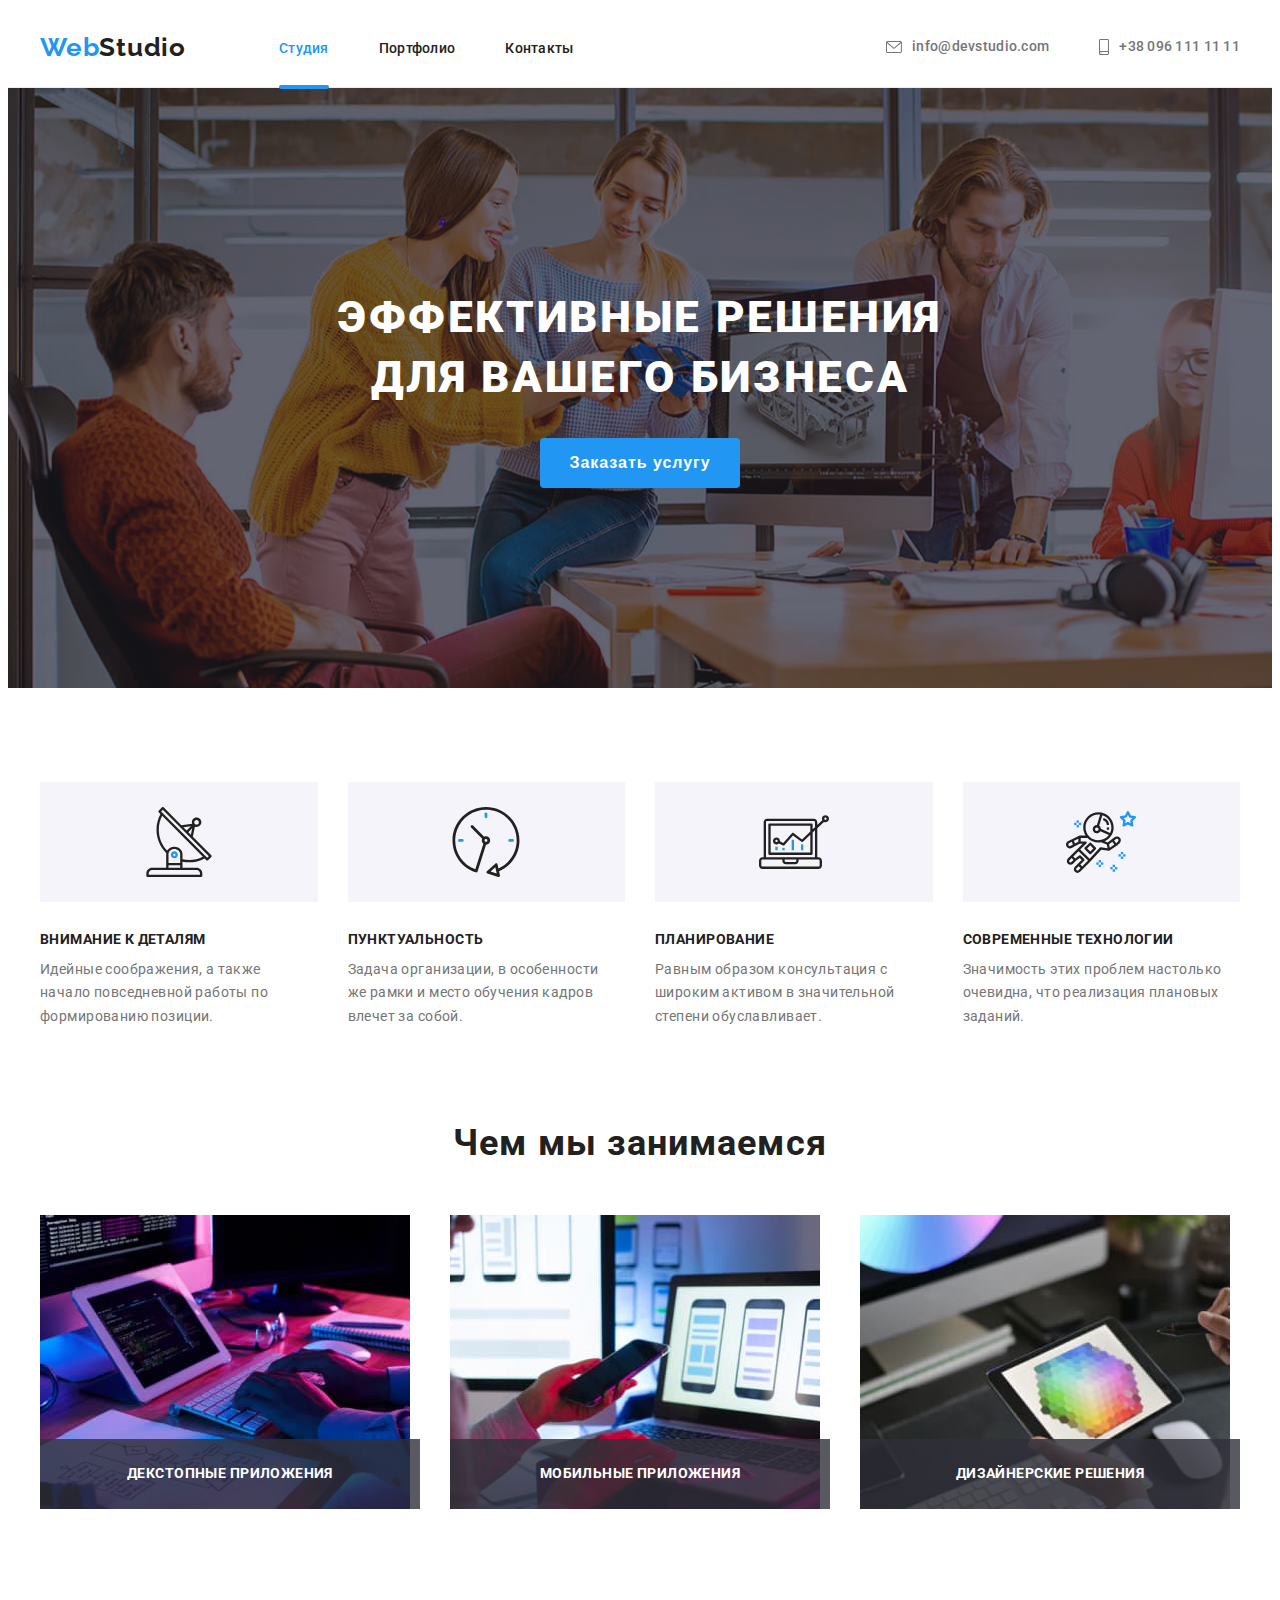
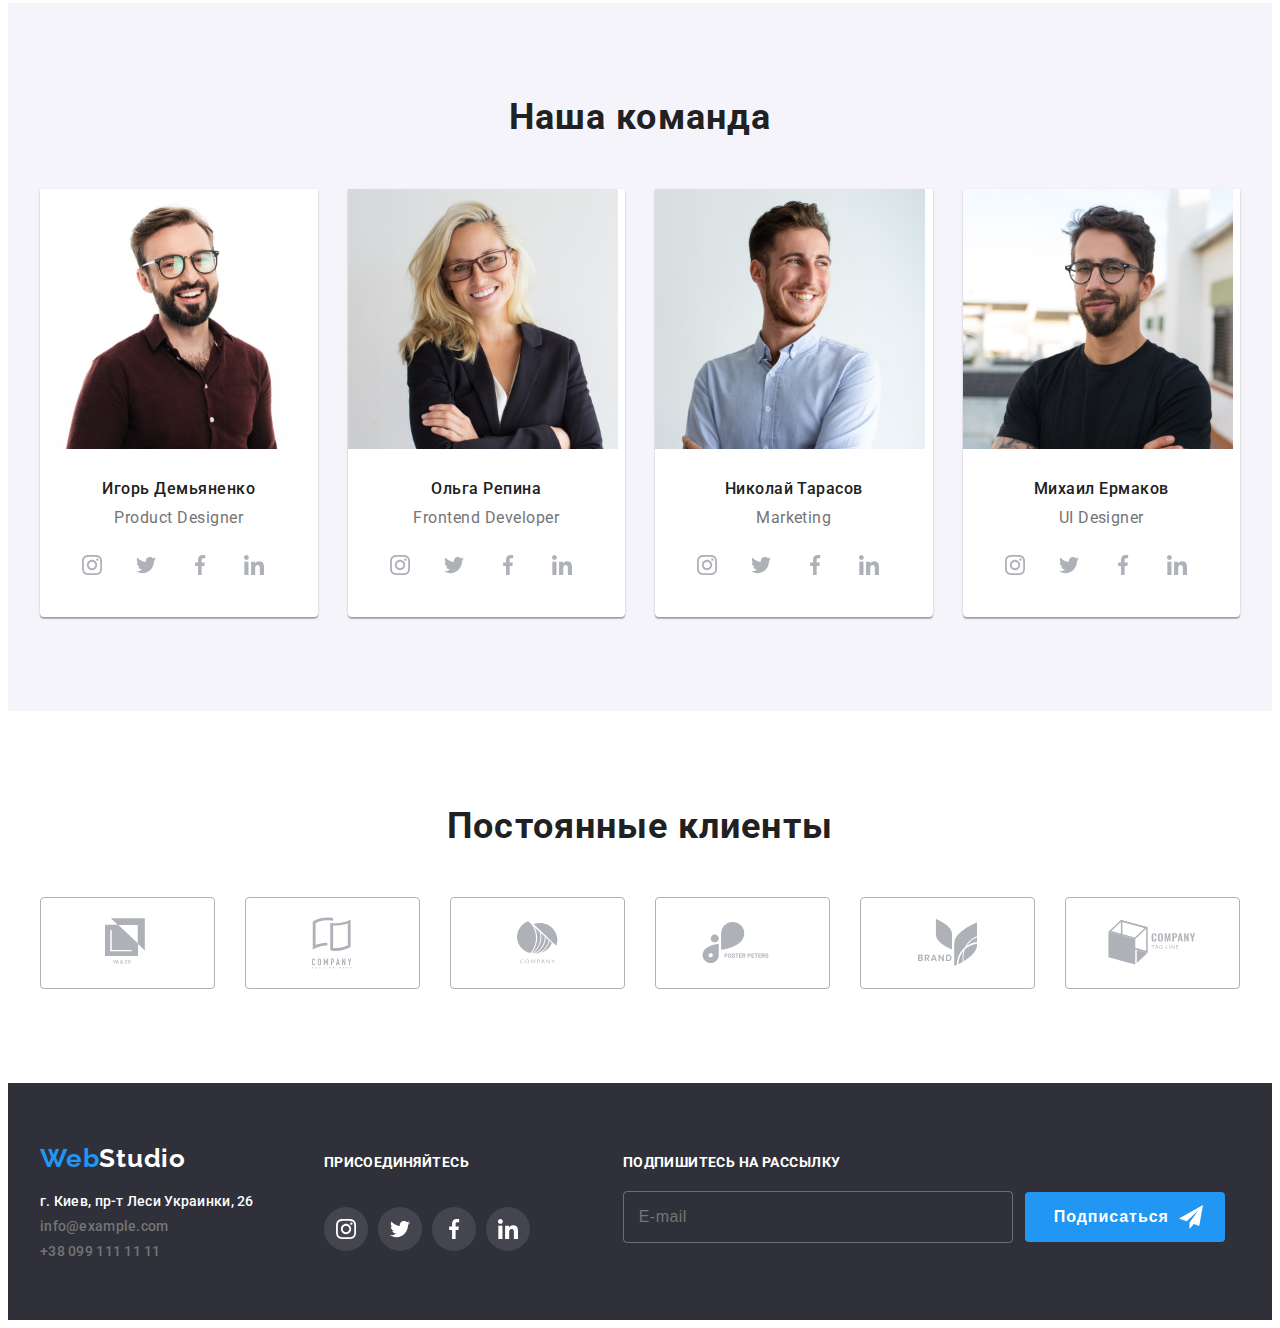
<file: index.html>
<!DOCTYPE html>
<html lang="ru">
<head>
    <meta charset="UTF-8">
    <meta http-equiv="X-UA-Compatible" content="IE=edge">
    <meta name="viewport" content="width=device-width, initial-scale=1.0">
    <title>Студия</title>
    <link rel="preconnect" href="https://fonts.gstatic.com"> 
    <link href="https://fonts.googleapis.com/css2?family=Raleway:wght@700&family=Roboto:wght@400;500;700;900&display=swap" 
    rel="stylesheet">
    <link rel="stylesheet" href="https://cdnjs.cloudflare.com/ajax/libs/modern-normalize/1.0.0/modern-normalize.min.css" 
    integrity="sha512-ISS7cAi1PEhQ8jnbJpJZMd29NlhNj4AWYyLOSp2CE/CsHxTCu+r+t0D2yoJudVrd0/8fTVPUVDzY5Tvli75u/g==" 
    crossorigin="anonymous" />
    <link rel="stylesheet" href="./css/styles.css">
</head>
<body>
    <header class="header">
        <div class="container">
            <nav class="navigation">
                <a class="logo-link-header link" href="index.html">
                    Web<span class="logo-light-theme">Studio</span>
                </a>
                <ul class="navigation-list list">
                    <li class="navigation-item">
                        <a class="navigation-link link current" href="./index.html">Студия</a>
                    </li>
                    <li class="navigation-item">
                        <a class="navigation-link link" href="./portfolio.html">Портфолио</a>
                    </li>
                    <li class="navigation-item">
                        <a class="navigation-link link" href="">Контакты</a>
                    </li>
                </ul>
            </nav>
            <ul class="list navigation-contacs-list">
                <li class="mail">
                    <a class="contacts-link link" href="mailto:info@devstudio.com" lang="en">
                        <svg class="icon-mail">
                            <use href="./images/sprite.svg#icon-envelope"></use>
                        </svg>
                        info@devstudio.com</a>
                </li>
                <li>
                    <a class="contacts-link link" href="tel:+38096111111">
                        <svg class="icon-smartphone">
                            <use href="./images/sprite.svg#icon-smartphone"></use>
                        </svg>
                        +38 096 111 11 11</a>
                </li>
            </ul>
        </div>
    </header>
    <main>
        <!-- HERO -->
        <section class="hero">
            <div class="container">
                <h1 class="hero-title">ЭФФЕКТИВНЫЕ РЕШЕНИЯ ДЛЯ ВАШЕГО БИЗНЕСА</h1>
                <button type="button" class="button" data-modal-open>Заказать услугу</button>
            </div>
        </section>
        <!-- PRINCIPLES -->
        <section class="principles-section">
            <div class="container">
                <h2 class="visually-hidden">Принцыпы организации</h2>
                <ul class="list principles-list">
                    <li class="principles-list-item">
                        <div class="principles-icon-container">
                            <svg class="principles-icon">
                                <use href="./images/sprite.svg#icon-antenna"></use>
                            </svg>
                        </div>
                        <h3 class="about-principles-item">Внимание к деталям</h3>
                        <p class="principles-item">Идейные соображения, а также начало повседневной работы по формированию позиции.</p>
                    </li>
                    <li class="principles-list-item">
                        <div class="principles-icon-container">
                            <svg class="principles-icon">
                                <use href="./images/sprite.svg#icon-clock"></use>
                            </svg>
                        </div>
                        <h3 class="about-principles-item">Пунктуальность</h3>
                        <p class="principles-item">Задача организации, в особенности же рамки и место обучения кадров влечет за собой.</p>
                    </li>
                    <li class="principles-list-item">
                        <div class="principles-icon-container">
                            <svg class="principles-icon">
                                <use href="./images/sprite.svg#icon-diagram"></use>
                            </svg>
                        </div>
                        <h3 class="about-principles-item">Планирование</h3>
                        <p class="principles-item">Равным образом консультация с широким активом в значительной степени обуславливает.</p>
                    </li>
                    <li class="principles-list-item">
                        <div class="principles-icon-container">
                            <svg class="principles-icon">
                                <use href="./images/sprite.svg#icon-astronaut"></use>
                            </svg>
                        </div>
                        <h3 class="about-principles-item">Современные технологии</h3>
                        <p class="principles-item">Значимость этих проблем настолько очевидна, что реализация плановых заданий.</p>
                    </li>
                </ul>
            </div>
        </section>
         <!-- DESCRIPTION -->
        <section class="description-section">
            <div class="container">
                <h2 class="title">Чем мы занимаемся</h2>
                <ul class="list description-list">
                    <li class="description-list-item">
                        <img src="./images/index/img-1.jpg" alt="вёрстка" class="img-description">
                        <div class="description-img-wrapper">
                            <p class="description-img-text">Декстопные приложения</p>
                        </div>
                    </li>
                    <li class="description-list-item">
                        <img src="./images/index/img-2.jpg" alt="мобильная версия" class="img-description">
                        <div class="description-img-wrapper">
                            <p class="description-img-text">Мобильные приложения</p>
                        </div>
                    </li>
                    <li class="description-list-item">
                        <img src="./images/index/img-3.jpg" alt="дизайн" class="img-description">
                        <div class="description-img-wrapper">
                            <p class="description-img-text">Дизайнерские решения</p>
                        </div>
                    </li>
                </ul>
            </div>
        </section>
        <!-- EMPLOYEES -->
        <section class="employees">
            <div class="container">
                <h2 class="title">Наша команда</h2>
                <ul class="employee-list list">
                    <li class="employee-list-item">
                        <img src="./images/index/our-team/img-1.jpg" alt="сотрудник" width="270" height="260">
                        <div class="employee-text">
                            <h3 class="employee-name">Игорь Демьяненко</h3>
                            <p class="employee-competence" lang="en">Product Designer</p>
                            <ul class="list icon-list">
                                <li class="icon-list-item">
                                   <a href="#" class="employee-icon-link">
                                    <svg class="employee-list-icon" width="20" height="20">
                                        <use href="./images/sprite.svg#icon-instagram"></use>
                                    </svg>
                                   </a>
                                </li>
                                <li class="icon-list-item">
                                    <a href="#" class="employee-icon-link">
                                        <svg class="employee-list-icon" width="20" height="20">
                                            <use href="./images/sprite.svg#icon-twitter"></use>
                                        </svg>
                                    </a>
                                </li>
                                <li class="icon-list-item">
                                    <a href="#" class="employee-icon-link">
                                        <svg class="employee-list-icon" width="20" height="20">
                                            <use href="./images/sprite.svg#icon-facebook"></use>
                                        </svg>
                                    </a>
                                </li>
                                <li class="icon-list-item">
                                    <a href="#" class="employee-icon-link">
                                        <svg class="employee-list-icon" width="20" height="20">
                                            <use href="./images/sprite.svg#icon-linkedin"></use>
                                        </svg>
                                    </a>
                                </li>
                            </ul>
                        </div> 
                    </li>
                    <li class="employee-list-item">
                        <img src="./images/index/our-team/img-2.jpg" alt="сотрудник" width="270" height="260">
                        <div class="employee-text">
                            <h3 class="employee-name">Ольга Репина</h3>
                            <p class="employee-competence" lang="en">Frontend Developer</p>
                            <ul class="list icon-list">
                                <li class="icon-list-item">
                                   <a href="#" class="employee-icon-link">
                                    <svg class="employee-list-icon" width="20" height="20">
                                        <use href="./images/sprite.svg#icon-instagram"></use>
                                    </svg>
                                   </a>
                                </li>
                                <li class="icon-list-item">
                                    <a href="#" class="employee-icon-link">
                                        <svg class="employee-list-icon" width="20" height="20">
                                            <use href="./images/sprite.svg#icon-twitter"></use>
                                        </svg>
                                    </a>
                                </li>
                                <li class="icon-list-item">
                                    <a href="#" class="employee-icon-link">
                                        <svg class="employee-list-icon" width="20" height="20">
                                            <use href="./images/sprite.svg#icon-facebook"></use>
                                        </svg>
                                    </a>
                                </li>
                                <li class="icon-list-item">
                                    <a href="#" class="employee-icon-link">
                                        <svg class="employee-list-icon" width="20" height="20">
                                            <use href="./images/sprite.svg#icon-linkedin"></use>
                                        </svg>
                                    </a>
                                </li>
                            </ul>
                        </div>
                    </li>
                    <li class="employee-list-item">
                        <img src="./images/index/our-team/img-3.jpg" alt="сотрудник" width="270" height="260">
                        <div class="employee-text">
                            <h3 class="employee-name">Николай Тарасов</h3>
                            <p class="employee-competence" lang="en">Marketing</p>
                            <ul class="list icon-list">
                                <li class="icon-list-item">
                                   <a href="#" class="employee-icon-link">
                                    <svg class="employee-list-icon" width="20" height="20">
                                        <use href="./images/sprite.svg#icon-instagram"></use>
                                    </svg>
                                   </a>
                                </li>
                                <li class="icon-list-item">
                                    <a href="#" class="employee-icon-link">
                                        <svg class="employee-list-icon" width="20" height="20">
                                            <use href="./images/sprite.svg#icon-twitter"></use>
                                        </svg>
                                    </a>
                                </li>
                                <li class="icon-list-item">
                                    <a href="#" class="employee-icon-link">
                                        <svg class="employee-list-icon" width="20" height="20">
                                            <use href="./images/sprite.svg#icon-facebook"></use>
                                        </svg>
                                    </a>
                                </li>
                                <li class="icon-list-item">
                                    <a href="#" class="employee-icon-link">
                                        <svg class="employee-list-icon" width="20" height="20">
                                            <use href="./images/sprite.svg#icon-linkedin"></use>
                                        </svg>
                                    </a>
                                </li>
                            </ul>
                        </div>
                    </li>
                    <li class="employee-list-item">
                        <img src="./images/index/our-team/img-4.jpg" alt="сотрудник" width="270" height="260">
                        <div class="employee-text">
                            <h3 class="employee-name">Михаил Ермаков</h3>
                            <p class="employee-competence" lang="en">UI Designer</p>
                            <ul class="list icon-list">
                                <li class="icon-list-item">
                                   <a href="#" class="employee-icon-link">
                                    <svg class="employee-list-icon" width="20" height="20">
                                        <use href="./images/sprite.svg#icon-instagram"></use>
                                    </svg>
                                   </a>
                                </li>
                                <li class="icon-list-item">
                                    <a href="#" class="employee-icon-link">
                                        <svg class="employee-list-icon" width="20" height="20">
                                            <use href="./images/sprite.svg#icon-twitter"></use>
                                        </svg>
                                    </a>
                                </li>
                                <li class="icon-list-item">
                                    <a href="#" class="employee-icon-link">
                                        <svg class="employee-list-icon" width="20" height="20">
                                            <use href="./images/sprite.svg#icon-facebook"></use>
                                        </svg>
                                    </a>
                                </li>
                                <li class="icon-list-item">
                                    <a href="#" class="employee-icon-link">
                                        <svg class="employee-list-icon" width="20" height="20">
                                            <use href="./images/sprite.svg#icon-linkedin"></use>
                                        </svg>
                                    </a>
                                </li>
                            </ul>
                        </div>
                    </li>
                </ul>
            </div>
        </section>

    <!-- CLIENTS -->
        <section class="clients-section">
            <div class="container">
                <h2 class="clients-text">Постоянные клиенты</h2>
                <ul class="list clients-list">
                    <li class="clients-list-item">
                        <a href="#" class="clients-list-link">
                            <svg class="clients-list-icon" width="44" height="49">
                                <use href="./images/sprite.svg#icon-logo1"></use>
                            </svg>
                        </a>
                    </li>
                    <li class="clients-list-item">
                        <a href="#" class="clients-list-link">
                            <svg class="clients-list-icon" width="40" height="52">
                                <use href="./images/sprite.svg#icon-logo2"></use>
                            </svg>
                        </a>
                    </li>
                    <li class="clients-list-item">
                        <a href="#" class="clients-list-link">
                            <svg class="clients-list-icon" width="41" height="43">
                                <use href="./images/sprite.svg#icon-logo3"></use>
                            </svg>
                        </a>
                    </li>
                    <li class="clients-list-item">
                        <a href="#" class="clients-list-link">
                            <svg class="clients-list-icon" width="80" height="42">
                                <use href="./images/sprite.svg#icon-logo4"></use>
                            </svg>
                        </a>
                    </li>
                    <li class="clients-list-item">
                        <a href="#" class="clients-list-link">
                            <svg class="clients-list-icon" width="59" height="47">
                                <use href="./images/sprite.svg#icon-logo5"></use>
                            </svg>
                        </a>
                    </li>
                    <li class="clients-list-item">
                        <a href="#" class="clients-list-link">
                            <svg class="clients-list-icon" width="88" height="45">
                                <use href="./images/sprite.svg#icon-logo6"></use>
                            </svg>
                        </a>
                    </li>
                </ul>
            </div>
        </section>
    </main>

    <!-- FOOTER -->
    <footer class="footer-info">
        <div class="container footer-container">
            <div class="left-footer">
                <a class="logo-link-footer link" href="index.html">
                    Web<span class="logo-dark-theme">Studio</span>
                </a>
                <address class="address">
                    <ul class="list">
                        <li class="footer-link">
                            <a class="contacts-link link map-link" href="https://goo.gl/maps/KxerwRibBKuabwrMA" target="_blank" rel="noopener noreferrer">г. Киев, пр-т Леси Украинки, 26
                            </a>
                        </li>
                        <li class="footer-link">
                            <a class="contacts-link link" href="mailto:info@example.com" lang="en">info@example.com</a>
                        </li>
                        <li class="footer-link">
                            <a class="contacts-link link" href="tel:+38099111111">+38 099 111 11 11</a>
                        </li>
                    </ul>
                </address>
            </div>
            <div class="right-footer">
                <h4 class="right-part-text">Присоединяйтесь</h4>
                <ul class="list icon-list">
                    <li class="icon-list-item">
                       <a href="#" class="right-part-link">
                        <svg class="right-part-icon" width="20" height="20">
                            <use href="./images/sprite.svg#icon-instagram"></use>
                        </svg>
                       </a>
                    </li>
                    <li class="icon-list-item">
                        <a href="#" class="right-part-link">
                            <svg class="right-part-icon" width="20" height="20">
                                <use href="./images/sprite.svg#icon-twitter"></use>
                            </svg>
                        </a>
                    </li>
                    <li class="icon-list-item">
                        <a href="#" class="right-part-link">
                            <svg class="right-part-icon" width="20" height="20">
                                <use href="./images/sprite.svg#icon-facebook"></use>
                            </svg>
                        </a>
                    </li>
                    <li class="icon-list-item">
                        <a href="#" class="right-part-link">
                            <svg class="right-part-icon" width="20" height="20">
                                <use href="./images/sprite.svg#icon-linkedin"></use>
                            </svg>
                        </a>
                    </li>
                </ul>
            </div>
            <div class="footer-form-wrapper">
                <p class="footer-form-text">
                    <label for="email">Подпишитесь на рассылку</label>
                </p>
                <form action="#" class="footer-form">
                    <input id="email" type="email" name="email" class="footer-form-input" required placeholder="E-mail">
                    <button type="submit" class="button footer-form-button">
                        Подписаться
                        <svg class="footer-form-icon" width="24" height="24">
                            <use href="./images/sprite.svg#icon-icon-send"></use>
                        </svg>
                    </button>
                </form>
            </div>
        </div>
    </footer>

     <!-- END FOOTER -->

    <div class="backdrop is-hidden" data-modal>
        <div class="modal">
            <button type="button" class="modal-close-btn" data-modal-close>
                <svg class="close-icon">
                    <use href="./images/sprite.svg#icon-close-black"></use>
                </svg>
            </button>
            <p class="modal-form-text">Оставьте свои данные, мы вам перезвоним</p>
            <form action="#" class="modal-form">
                <label class="modal-form-field">
                    Имя
                    <span class="modal-form-input-wrapper">
                        <input type="text" name="user-name" class="modal-form-input" required minlength="2">
                        <svg class="modal-form-icon" width="20" height="20">
                            <use href="./images/sprite.svg#icon-person-black"></use>
                        </svg>
                    </span>
                </label>
                <label class="modal-form-field">
                    Телефон
                    <span class="modal-form-input-wrapper">
                        <input type="tel" name="user-phone" class="modal-form-input" required 
                        pattern="[0-9]{3}-[0-9]{3}-[0-9]{2}-[0-9]{2}" title="096-111-11-11">
                        <svg class="modal-form-icon" width="20" height="20">
                            <use href="./images/sprite.svg#icon-phone-black"></use>
                        </svg>
                   </span>
                </label>
                <label class="modal-form-field">
                    Почта
                    <span class="modal-form-input-wrapper">
                        <input type="email" name="user-mail" class="modal-form-input" required>
                        <svg class="modal-form-icon" width="20" height="20">
                            <use href="./images/sprite.svg#icon-email-black"></use>
                        </svg>
                    </span>
                </label>
                <label class="modal-form-field modal-form-field-textarea">
                    Комментарий
                    <textarea name="user-message" class="modal-form-message" placeholder="Введите текст"></textarea>
                </label>
                <input type="checkbox" id="user-term" name="user-term" class="modal-form-term visually-hidden">
                <label for="user-term" class="modal-form-check-desc">Соглашаюсь с рассылкой и принимаю&nbsp; <a class="modal-form-link" href="#">Условия договора</a></label>
                <button type="submit" class="button modal-form-btn">Отправить</button>
            </form>
        </div>
    </div>

<script src="./js/modal.js"></script>
</body>
</html>
</file>
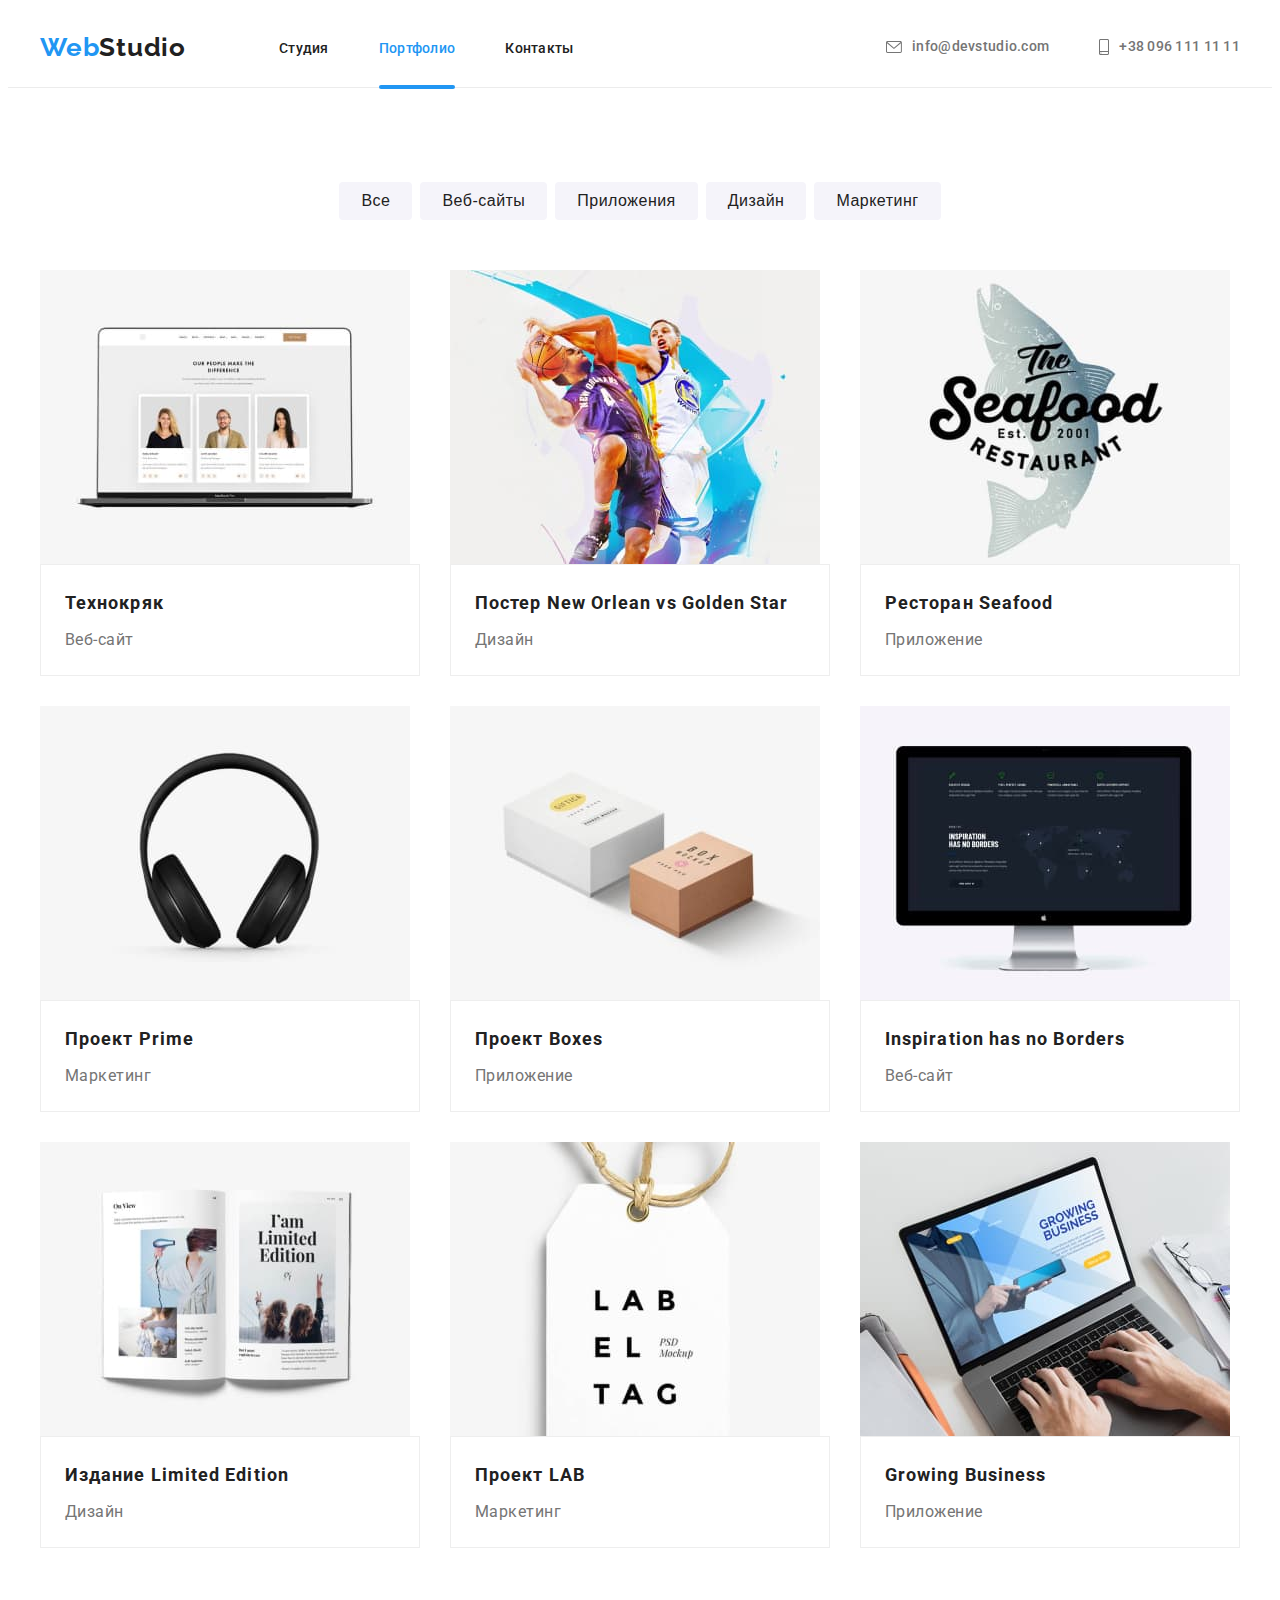
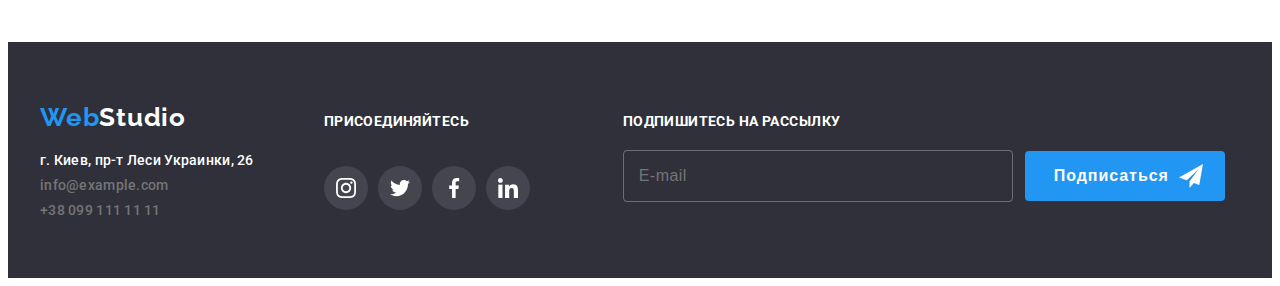
<file: portfolio.html>
<!DOCTYPE html>
<html lang="ru">
<head>
    <meta charset="UTF-8">
    <meta http-equiv="X-UA-Compatible" content="IE=edge">
    <meta name="viewport" content="width=device-width, initial-scale=1.0">
    <title>Портфолио</title>
    <link rel="preconnect" href="https://fonts.gstatic.com"> 
    <link href="https://fonts.googleapis.com/css2?family=Raleway:wght@700&family=Roboto:wght@400;500;700;900&display=swap" 
    rel="stylesheet">
    <link rel="stylesheet" href="https://cdnjs.cloudflare.com/ajax/libs/modern-normalize/1.0.0/modern-normalize.min.css" 
    integrity="sha512-ISS7cAi1PEhQ8jnbJpJZMd29NlhNj4AWYyLOSp2CE/CsHxTCu+r+t0D2yoJudVrd0/8fTVPUVDzY5Tvli75u/g==" 
    crossorigin="anonymous" />
    <link rel="stylesheet" href="./css/styles.css">
</head>
<body>
    <header class="header">
        <div class="container">
            <nav class="navigation">
                <a class="logo-link-header link" href="portfolio.html">
                    Web<span class="logo-light-theme">Studio</span>
                </a>
                <ul class="navigation-list list">
                    <li class="navigation-item">
                        <a class="navigation-link link" href="./index.html">Студия</a>
                    </li>
                    <li class="navigation-item">
                        <a class="navigation-link link current" href="./portfolio.html">Портфолио</a>
                    </li>
                    <li class="navigation-item">
                        <a class="navigation-link link" href="">Контакты</a>
                    </li>
                </ul>
            </nav>
            <ul class="list navigation-contacs-list">
                <li class="mail">
                    <a class="contacts-link link" href="mailto:info@devstudio.com" lang="en">
                        <svg class="icon-mail">
                            <use href="./images/sprite.svg#icon-envelope"></use>
                        </svg>
                        info@devstudio.com</a>
                </li>
                <li>
                    <a class="contacts-link link" href="tel:+38096111111">
                        <svg class="icon-smartphone">
                            <use href="./images/sprite.svg#icon-smartphone"></use>
                        </svg>
                        +38 096 111 11 11</a>
                </li>
            </ul>
        </div>
    </header>
    <main>
        <!-- Navigation -->
        <section class="portfolio-navigation-section">
            <div class="container">
                <h2 class="visually-hidden">Навигация</h2>
                <ul class="list portfolio-navigation-list">
                    <li class="portfolio-navigation-link">
                        <button class="button-portfolio" type="button">Все</button>
                    </li>
                    <li class="portfolio-navigation-link"> 
                        <button class="button-portfolio" type="button">Веб-сайты</button>
                    </li>
                    <li class="portfolio-navigation-link">
                        <button class="button-portfolio" type="button">Приложения</button>
                    </li>
                    <li class="portfolio-navigation-link">
                        <button class="button-portfolio" type="button">Дизайн</button>
                    </li>
                    <li class="portfolio-navigation-link">
                        <button class="button-portfolio" type="button">Маркетинг</button>
                    </li>
                </ul>
            </div>
        </section>
        <!-- Catalog -->
        <section class="portfolio-main-section">
            <div class="container">
                <h2 class="visually-hidden">Каталог</h2>
                <ul class="list catalog-list">
                    <li class="portfolio-list-item">
                        <a href="#" class="link portfolio-list-link">
                            <div class="portfolio-list-wrapper">
                                <img src="images/portfolio/img-1.jpg" alt="Веб-сайт Технокряк">
                                <p class="overlay">Технокряк это современная площадка распространения коронавируса. 
                                    Компании используют эту платформу для цифрового шпионажа
                                    и атак на защищённые сервера конкурентов.</p>
                            </div>
                            <div class="catalog-text">
                                <h3 class="portfolio-list-text">Технокряк</h3>
                                <p class="portfolio-text-description">Веб-сайт</p>
                            </div>
                        </a>
                    </li>
                    <li class="portfolio-list-item">
                        <a href="#" class="link portfolio-list-link">
                            <div class="portfolio-list-wrapper">
                                <img src="images/portfolio/img-2.jpg" alt="Дизайн постера">
                                <p class="overlay">Технокряк это современная площадка распространения коронавируса. 
                                    Компании используют эту платформу для цифрового шпионажа
                                    и атак на защищённые сервера конкурентов.</p>
                            </div>
                            <div class="catalog-text">
                                <h3 class="portfolio-list-text">Постер New Orlean vs Golden Star</h3>
                                <p class="portfolio-text-description">Дизайн</p>
                            </div>
                        </a>
                    </li>
                    <li class="portfolio-list-item">
                        <a href="#" class="link portfolio-list-link">
                            <div class="portfolio-list-wrapper">
                                <img src="images/portfolio/img-3.jpg" alt="Приложение для ресторана">
                                <p class="overlay">Технокряк это современная площадка распространения коронавируса. 
                                    Компании используют эту платформу для цифрового шпионажа
                                    и атак на защищённые сервера конкурентов.</p>
                            </div>
                            <div class="catalog-text">
                                <h3 class="portfolio-list-text">Ресторан Seafood</h3>
                                <p class="portfolio-text-description">Приложение</p>
                            </div>
                        </a>
                    </li>
                    <li class="portfolio-list-item">
                        <a href="#" class="link portfolio-list-link">
                            <div class="portfolio-list-wrapper">
                                <img src="images/portfolio/img-4.jpg" alt="Маркетинг-проект">
                                <p class="overlay">Технокряк это современная площадка распространения коронавируса. 
                                    Компании используют эту платформу для цифрового шпионажа
                                    и атак на защищённые сервера конкурентов.</p>
                            </div>
                            <div class="catalog-text">
                                <h3 class="portfolio-list-text">Проект Prime</h3>
                                <p class="portfolio-text-description">Маркетинг</p>
                            </div>
                        </a>
                    </li>
                    <li class="portfolio-list-item">
                        <a href="#" class="link portfolio-list-link">
                            <div class="portfolio-list-wrapper">
                                <img src="images/portfolio/img-5.jpg" alt="Проект-приложение">
                                <p class="overlay">Технокряк это современная площадка распространения коронавируса. 
                                    Компании используют эту платформу для цифрового шпионажа
                                    и атак на защищённые сервера конкурентов.</p>
                            </div>
                            <div class="catalog-text">
                                <h3 class="portfolio-list-text">Проект Boxes</h3>
                                <p class="portfolio-text-description">Приложение</p>
                            </div>
                        </a>
                    </li>
                    <li class="portfolio-list-item">
                        <a href="#" class="link portfolio-list-link">
                            <div class="portfolio-list-wrapper">
                                <img src="images/portfolio/img-6.jpg" alt="Веб-сайт Вдохновение без границ">
                                <p class="overlay">Технокряк это современная площадка распространения коронавируса. 
                                    Компании используют эту платформу для цифрового шпионажа
                                    и атак на защищённые сервера конкурентов.</p>
                            </div>
                            <div class="catalog-text">
                                <h3 class="portfolio-list-text">Inspiration has no Borders</h3>
                                <p class="portfolio-text-description">Веб-сайт</p>
                            </div>
                        </a>
                    </li>
                    <li class="portfolio-list-item">
                        <a href="#" class="link portfolio-list-link">
                            <div class="portfolio-list-wrapper">
                                <img src="images/portfolio/img-7.jpg" alt="Дизайн издания">
                                <p class="overlay">Технокряк это современная площадка распространения коронавируса. 
                                    Компании используют эту платформу для цифрового шпионажа
                                    и атак на защищённые сервера конкурентов.</p>
                            </div>
                            <div class="catalog-text">
                                <h3 class="portfolio-list-text">Издание Limited Edition</h3>
                                <p class="portfolio-text-description">Дизайн</p>
                            </div>
                        </a>
                    </li>
                    <li class="portfolio-list-item">
                        <a href="#" class="link portfolio-list-link">
                            <div class="portfolio-list-wrapper">
                                <img src="images/portfolio/img-8.jpg" alt="Маркетинг-проект LAB">
                                <p class="overlay">Технокряк это современная площадка распространения коронавируса. 
                                    Компании используют эту платформу для цифрового шпионажа
                                    и атак на защищённые сервера конкурентов.</p>
                            </div>
                            <div class="catalog-text">
                                <h3 class="portfolio-list-text">Проект LAB</h3>
                                <p class="portfolio-text-description">Маркетинг</p>
                            </div>
                        </a>
                    </li>
                    <li class="portfolio-list-item">
                        <a href="#" class="link portfolio-list-link">
                            <div class="portfolio-list-wrapper">
                                <img src="images/portfolio/img-9.jpg" alt="Приложение для бизнеса">
                                <p class="overlay">Технокряк это современная площадка распространения коронавируса. 
                                    Компании используют эту платформу для цифрового шпионажа
                                    и атак на защищённые сервера конкурентов.</p>
                            </div>
                            <div class="catalog-text">
                                <h3 class="portfolio-list-text">Growing Business</h3>
                                <p class="portfolio-text-description">Приложение</p>
                            </div>
                        </a>
                    </li>
                </ul>
            </div>
        </section>
    </main>

    <!-- FOOTER -->
    <footer class="footer-info">
        <div class="container footer-container">
            <div class="left-footer">
                <a class="logo-link-footer link" href="index.html">
                    Web<span class="logo-dark-theme">Studio</span>
                </a>
                <address class="address">
                    <ul class="list">
                        <li class="footer-link">
                            <a class="contacts-link link map-link" href="https://goo.gl/maps/KxerwRibBKuabwrMA" target="_blank" rel="noopener noreferrer">г. Киев, пр-т Леси Украинки, 26
                            </a>
                        </li>
                        <li class="footer-link">
                            <a class="contacts-link link" href="mailto:info@example.com" lang="en">info@example.com</a>
                        </li>
                        <li class="footer-link">
                            <a class="contacts-link link" href="tel:+38099111111">+38 099 111 11 11</a>
                        </li>
                    </ul>
                </address>
            </div>
            <div class="right-footer">
                <h4 class="right-part-text">Присоединяйтесь</h4>
                <ul class="list icon-list">
                    <li class="icon-list-item">
                       <a href="#" class="right-part-link">
                        <svg class="right-part-icon" width="20" height="20">
                            <use href="./images/sprite.svg#icon-instagram"></use>
                        </svg>
                       </a>
                    </li>
                    <li class="icon-list-item">
                        <a href="#" class="right-part-link">
                            <svg class="right-part-icon" width="20" height="20">
                                <use href="./images/sprite.svg#icon-twitter"></use>
                            </svg>
                        </a>
                    </li>
                    <li class="icon-list-item">
                        <a href="#" class="right-part-link">
                            <svg class="right-part-icon" width="20" height="20">
                                <use href="./images/sprite.svg#icon-facebook"></use>
                            </svg>
                        </a>
                    </li>
                    <li class="icon-list-item">
                        <a href="#" class="right-part-link">
                            <svg class="right-part-icon" width="20" height="20">
                                <use href="./images/sprite.svg#icon-linkedin"></use>
                            </svg>
                        </a>
                    </li>
                </ul>
            </div>
            <div class="footer-form-wrapper">
                <p class="footer-form-text">
                    <label for="email">Подпишитесь на рассылку</label>
                </p>
                <form action="#" class="footer-form">
                    <input id="email" type="email" name="email" class="footer-form-input" required placeholder="E-mail">
                    <button type="submit" class="button footer-form-button">
                        Подписаться
                        <svg class="footer-form-icon" width="24" height="24">
                            <use href="./images/sprite.svg#icon-icon-send"></use>
                        </svg>
                    </button>
                </form>
            </div>
        </div>
    </footer>
</body>
</html>
</file>
<file: css/styles.css>
:root {
    --main-font: 'Roboto', sans-serif;
    --secondary-font: 'Raleway', sans-serif;
    --accent-colour: #2196F3;
    --text-color: #212121;
    --secondary-text-color: #757575;
    --backgraund-color: #FFFFFF;
    --secondary-backgraund-color: #F5F4FA;
    --dark-backgraund-color: #2F303A;
    --section-pt: 94px;
    --section-pb: 94px;
}

body {
    font-family: var(--main-font);
}

h1,
h2,
h3,
h4,
h5,
h6,
p {
    margin: 0;
}

ul,
ol {
margin: 0;
padding: 0;
}

img {
    display: block;
}

.link {
    text-decoration: none;
}
.list {
    list-style: none;
}

.visually-hidden {
    position: absolute !important;
    clip: rect(1px 1px 1px 1px); /* IE6, IE7 */
    clip: rect(1px, 1px, 1px, 1px);
    padding: 0 !important;
    border: 0 !important;
    height: 1px !important;
    width: 1px !important;
    overflow: hidden;
}

.container {
    width: 1200px;
    margin: 0 auto;
    padding-left: 15px;
    padding-right: 15px;
}

/* ============ COMPONENTS ================ */

.logo-light-theme {
    color: var(--text-color);
}

.logo-dark-theme {
    color: var(--backgraund-color);
}

.contacts-link {
    font-weight: 500;
    font-size: 14px;
    line-height: 1.14;
    letter-spacing: 0.02em;
    color: var(--secondary-text-color);
    fill: var(--secondary-text-color);
    transition: color 250ms cubic-bezier(0.4, 0, 0.2, 1);
    display: flex;
    align-items: center;
}

.contacts-link:hover,
.contacts-link:focus {
    color: var(--accent-colour);
    fill: var(--accent-colour);
}

.title {
    font-weight: bold;
    font-size: 36px;
    line-height: 1.16;
    text-align: center;
    letter-spacing: 0.03em;
    color: var(--text-color);
    margin-bottom: 50px;
}

.navigation-contacs-list {
    display: flex;
    align-items: center; 
    margin-left: auto;
}

/* ============ END COMPONENTS ============= */

/* =============== HEADER ================= */

.mail {
    margin-right: 50px;
}

.icon-mail {
    width: 16px;
    height: 12px;
    margin-right: 10px;
    transition: color 250ms cubic-bezier(0.4, 0, 0.2, 1);
}

.icon-smartphone {
    width: 10px;
    height: 16px;
    margin-right: 10px;
    transition: color 250ms cubic-bezier(0.4, 0, 0.2, 1);

}

.icon-mail:hover,
.icon-mail:focus {
    color: var(--accent-colour);
}

.icon-smartphone:hover,
.icon-smartphone:focus {
    color: var(--accent-colour);
}

.header .container {
    display: flex;
    align-items: center;
}

.header {
    padding-top: 24px;
    padding-bottom: 24px;
    border-bottom: 1px solid #ECECEC;
}

.navigation {
    display: flex;
    align-items: center;
}

.navigation-list {
    display: flex;
    align-items: center; 
}

.navigation-item:not(:last-child){
    margin-right: 50px;
}

.navigation-link {
    font-weight: 500;
    font-size: 14px;
    line-height: 1.14;
    letter-spacing: 0.02em;
    color: var(--text-color);
    display: inline-block;
    transition: color 250ms cubic-bezier(0.4, 0, 0.2, 1);
    position: relative;
}

.navigation-link:hover,
.navigation-link:focus {
    color: var(--accent-colour);
}

.navigation-link::after{
    content: '';
    visibility: hidden;
    position: absolute;
    width: 0%;
    height: 4px;
    border-radius: 2px;
    left: 0;
    bottom: -32px;
    background-color: var(--accent-colour);
    transition: 250ms cubic-bezier(0.4, 0, 0.2, 1);
}

.navigation-link:hover::after,
.navigation-link:focus::after,
.current::after{
    visibility: visible;
    width: 100%;
}

.logo-link-header {
    font-family: var(--secondary-font);
    font-weight: bold;
    font-size: 26px;
    line-height: 1.19;
    /* identical to box height */
    letter-spacing: 0.03em;
    color: var(--accent-colour);
    margin-right: 93px;
}

.current {
    color: var(--accent-colour);
}

/* =============== END HEADER ================ */

/* ================== HERO =================== */

.hero {
    background-color: var(--dark-backgraund-color);
    padding-top: 200px;
    padding-bottom: 200px;
    text-align: center;
    background-image: linear-gradient(
     rgba(47, 48, 58, 0.4),
    rgba(47, 48, 58, 0.4)
    ),
     url(../images/index/bg.png);
    background-repeat: no-repeat;
    background-size: cover;
    margin: 0 auto;
    max-width: 1600px;
}
.button:hover,
.button:focus {
    cursor: pointer;
    box-shadow: 0px 4px 4px rgba(0, 0, 0, 0.15);
}

.button {
    background-color: var(--accent-colour);
    font-weight: 700;
    font-size: 16px;
    line-height: 1.87;
    /* identical to box height, or 187% */
    width: 200px;
    height: 50px;
    border: none;
    border-radius: 4px;
    text-align: center;
    letter-spacing: 0.06em;
    color: var(--backgraund-color);
}

.hero-title {
    font-weight: 900;
    font-size: 44px;
    line-height: 1.36;
    /* or 136% */
    text-align: center;
    letter-spacing: 0.06em;
    text-transform: uppercase;
    color: var(--backgraund-color);
    margin: auto;
    width: 696px;
    margin-bottom: 30px;
}

/* ================== END HERO =================== */

/* ================== PRINCIPLES ================= */

.principles-section {
    background-color: var(--backgraund-color);
    padding-top: var(--section-pt);
    padding-bottom: var(--section-pb);
}

.about-principles-item {
    font-weight: bold;
    font-size: 14px;
    line-height: 1.14;
    letter-spacing: 0.03em;
    text-transform: uppercase;
    color: var(--text-color);
    margin-bottom: 10px;
}
.principles-item {
    font-weight: normal;
    font-size: 14px;
    line-height: 1.71;
    /* or 171% */
    letter-spacing: 0.03em;
    width: 270px;
    color: var(--secondary-text-color);
}

.principles-list {
    display: flex;
    margin-left: -30px;
    margin-top: -30px;
}

.principles-list-item {
    margin-left: 30px;
    margin-top: 30px;
    flex-basis: calc(100% / 4 - 30px);
}

.principles-icon {
    width: 70px;
    height: 70px;
}

.principles-icon-container {
    display: flex;
    align-items: center;
    justify-content: center;
    padding-top: 25px;
    padding-bottom: 25px;
    margin-bottom: 30px;
    background-color: var(--secondary-backgraund-color);
}

/* ================= END PRINCIPLES ================ */

/* ================== DESCRIPTION ================= */

.description-section {
    background-color: var(--backgraund-color);
    padding-bottom: var(--section-pb);
}

.description-list {
    display: flex;
    margin-left: -30px;
    margin-top: -30px;
}

.description-list-item {
    margin-left: 30px;
    margin-top: 30px;
    flex-basis: calc(100% / 3 - 30px);
    position: relative;
}

.description-img-wrapper {
    position: absolute;
    background: rgba(47, 48, 58, 0.8);
    width: 100%;
    bottom: 0;
    height: 70px;
    display: flex;
    align-items: center;
    justify-content: center;
}

.img-description {
    width: 370px;
    height: 294px;
}

.description-img-text {
    font-family: Roboto;
    font-weight: bold;
    font-size: 14px;
    line-height: 1.14;
    text-align: center;
    letter-spacing: 0.03em;
    text-transform: uppercase;
    color: #FFFFFF;
}

/* ================== END DESCRIPTION ============== */

/* ================== EMPLOYEES =================== */

.employee-list {
    display: flex;
    margin-left: -30px;
    margin-top: -30px;
}

.employees {
    background-color: var(--secondary-backgraund-color);
    padding-top: var(--section-pt);
    padding-bottom: var(--section-pb);
}
.employee-list-item {
    background: var(--backgraund-color);
    width: 270px;
    border-radius: 0px 0px 4px 4px;
    box-shadow: 0px 1px 3px rgba(0, 0, 0, 0.12), 0px 1px 1px rgba(0, 0, 0, 0.14), 0px 2px 1px rgba(0, 0, 0, 0.2);

    margin-left: 30px;
    margin-top: 30px;
    flex-basis: calc(100% / 4 - 30px);
}

.employee-name {
    font-weight: 500;
    font-size: 16px;
    line-height: 1.19;
    /* identical to box height */
    text-align: center;
    letter-spacing: 0.03em;
    color: var(--text-color);
    margin-bottom: 10px;   
}

.employee-competence {
    font-size: 16px;
    line-height: 1.19;
    /* identical to box height */
    text-align: center;
    letter-spacing: 0.03em;
    color: var(--secondary-text-color);
}

.employee-text {
padding-top: 30px;
padding-bottom: 30px;
padding-left: 30px;
padding-right: 30px;
}

.employee-icon-link {
    height: 44px;
    width: 44px;
    border-radius: 50%;
    display: flex;
    align-items: center;
    justify-content: center;
    background: var(--backgraund-color);
    fill: #AFB1B8;
    transition: background-color 250ms cubic-bezier(0.4, 0, 0.2, 1);
}

.employee-icon-link:hover,
.employee-icon-link:focus {
    background-color: var(--accent-colour);
    fill: var(--backgraund-color);
}

.employee-list-icon {
    transition: fill 250ms cubic-bezier(0.4, 0, 0.2, 1);
}

.icon-list-item {
    padding-top: 16px;
}

/* ================== END EMPLOYEE =================== */

/* ==================== CLIENTS ===================== */

.clients-section {
    padding-top: 94px;
    padding-bottom: 94px;
    background-color: var(--backgraund-color);
}

.clients-text {
    font-family: var(--main-font);
    font-style: normal;
    font-weight: bold;
    font-size: 36px;
    line-height: 42px;
    text-align: center;
    letter-spacing: 0.03em;
    color: #212121;
    margin-bottom: 50px;
}

.clients-list {
    margin-left: -30px;
    display: flex;
}

.clients-list-item {
    margin-left: 30px;
    flex-basis: calc(100% / 6 - 30px);
}

.clients-list-icon {
    fill: currentColor;
    transition: fill 250ms cubic-bezier(0.4, 0, 0.2, 1);
}

.clients-list-link {
    display: flex;
    align-items: center;
    justify-content: center;
    color: #AFB1B8;
    border: 1px solid #AFB1B8;
    border-radius: 4px;
    height: 90px;
    transition: color 250ms cubic-bezier(0.4, 0, 0.2, 1);
}

.clients-list-link:hover,
.clients-list-link:focus {
    color: var(--accent-colour);
    border: 1px solid var(--accent-colour);
}

/* ================== END CLIENTS =================== */

.portfolio-main-section {
    background-color: var(--backgraund-color);
    padding-bottom: var(--section-pb);
}

/* ============================= PORTFOLIO NAVIGATION ====================================== */

.portfolio-navigation-section {
    background-color: var(--backgraund-color);
    padding-top: var(--section-pt);
    padding-bottom: 50px;
}

.portfolio-navigation-list {
    display: flex;
    justify-content: center;
}

.portfolio-navigation-link:not(:last-child) {
    margin-right: 8px;
}

.button-portfolio:hover,
.button-portfolio:focus {
    cursor: pointer;
    background-color: var(--accent-colour);
    color: var(--backgraund-color);
    box-shadow: 0px 3px 1px rgba(0, 0, 0, 0.1), 0px 1px 2px rgba(0, 0, 0, 0.08), 0px 2px 2px rgba(0, 0, 0, 0.12);
}

.button-portfolio {
    background-color: var(--secondary-backgraund-color);
    font-weight: 500;
    font-size: 16px;
    line-height: 1.62;
    /* identical to box height, or 187% */
    height: 38px;
    border: none;
    border-radius: 4px;
    text-align: center;
    letter-spacing: 0.03em;
    color: var(--text-color);
    padding-bottom: 6px;
    padding-top: 6px;
    padding-left: 22px;
    padding-right: 22px;
    transition: color 250ms cubic-bezier(0.4, 0, 0.2, 1), background-color 250ms cubic-bezier(0.4, 0, 0.2, 1);
}

/* =========================== END PORTFOLIO NAVIGATION ==================================== */

/* ============================= PORTFOLIO CATALOG ====================================== */

.portfolio-list-item {
    background: var(--backgraund-color);
    box-sizing: border-box;
    margin-left: 30px;
    margin-top: 30px;
    flex-basis: calc(100% / 3 - 30px);
}

.portfolio-list-text {
    font-weight: bold;
    font-size: 18px;
    line-height: 2;
    /* identical to box height, or 200% */
    letter-spacing: 0.06em;
    color: var(--text-color);
    margin-bottom: 4px;
}

.portfolio-text-description {
    font-weight: normal;
    font-size: 16px;
    line-height: 1.87;
    /* identical to box height, or 187% */
    letter-spacing: 0.03em;
    color: var(--secondary-text-color);
}

.catalog-list {
    display: flex;
    justify-content: flex-start;
    align-content: flex-start;
    flex-wrap: wrap;
    margin-left: -30px;
    margin-top: -30px;
}

.catalog-text {
    padding-top: 20px;
    padding-bottom: 20px;
    padding-left: 24px;
    padding-right: 24px;
    border: 1px solid #EEEEEE;
}

.portfolio-list-link {
    display: block;
}

.portfolio-list-link:hover,
.portfolio-list-link:focus {
    box-shadow: 0px 1px 1px rgba(0, 0, 0, 0.12), 0px 4px 4px rgba(0, 0, 0, 0.06), 1px 4px 6px rgba(0, 0, 0, 0.16);
}

.portfolio-list-link:hover .overlay,
.portfolio-list-link:focus .overlay {
    transform: translateY(0%);
}

.portfolio-list-wrapper {
    position: relative;
    overflow: hidden;
}

.overlay {
    position: absolute;
    top: 0;
    left: 0;
    background-color: rgba(33, 150, 243, 0.9);
    color: #FFFFFF;
    padding-top: 63px;
    padding-left: 24px;
    padding-right: 24px;
    font-family: var(--main-font);
    font-weight: normal;
    font-size: 18px;
    line-height: 1.55;
    /* or 156% */
    letter-spacing: 0.03em;
    height: 100%;
    /*overflow: scroll;  */
    transform: translateY(100%);
    transition: transform 250ms linear;
}

/* ============================= END PORTFOLIO CATALOG ====================================== */

/* =================== FOOTER ================== */

.footer-info {
    background-color: var(--dark-backgraund-color);
    padding-top: 60px;
    padding-bottom: 60px;
}

.logo-link-footer {
    font-family: var(--secondary-font);
    font-style: normal;
    font-weight: bold;
    font-size: 26px;
    line-height: 1.19;
    /* identical to box height */
    letter-spacing: 0.03em;
    color: var(--accent-colour);
}

.map-link {
    color: var(--backgraund-color);
} 

.address {
    font-style: normal;
    margin-top: 20px;
}

.footer-link:not(:last-child) {
    margin-bottom: 9px;
}

.right-part-text {
    font-family: var(--main-font);
    font-weight: bold;
    font-style: normal;
    font-size: 14px;
    line-height: 1.14;
    letter-spacing: 0.03em;
    text-transform: uppercase;
    color: #FFFFFF;
    margin-bottom: 20px;
}

.right-part-link {
    height: 44px;
    width: 44px;
    border-radius: 50%;
    display: flex;
    align-items: center;
    justify-content: center;
    background: rgba(255, 255, 255, 0.1);
    fill: var(--backgraund-color);
    transition: background-color 250ms cubic-bezier(0.4, 0, 0.2, 1);
}

.right-part-link:hover,
.right-part-link:focus {
    background-color: var(--accent-colour);
    fill: var(--backgraund-color);
}

.right-part-icon {
    transition: fill 250ms cubic-bezier(0.4, 0, 0.2, 1);
}

.icon-list-item:not(:last-child) {
    margin-right: 10px;
}

.footer-container {
    display: flex;
    align-items: baseline;
}

.left-footer {
    margin-right: 70px;
}

.icon-list {
    display: flex;
}

.right-footer {
    margin-top: 12px;
}

.footer-form-wrapper {
    margin-left: 93px;
}

.footer-form-text {
    font-weight: bold;
    font-size: 14px;
    line-height: 1.14;
    letter-spacing: 0.03em;
    text-transform: uppercase;
    color: #FFFFFF;
    margin-bottom: 20px;
}

.footer-form {
    display: flex;
    align-items: center;
}

.footer-form-input {
    padding: 15px;
    background: transparent;
    width: 358px;
    font-size: 16px;
    line-height: 1.25;
    letter-spacing: 0.03em;
    color: rgba(255,255,255,0.6);
    border-radius: 4px;
    border: 1px solid rgba(255, 255, 255, 0.3);
    margin-right: 12px;
    outline: none;
}

.footer-form-icon {
    margin-left: 10px;
}

.footer-form-button {
    display: flex;
    align-items: center;
    padding-left: 29px;
    width: 200px;
    height: 50px;
}


/* =================  END FOOTER ================ */

.backdrop {
    position: fixed;
    top: 0;
    left: 0;
    width: 100vw;
    height: 100vh;
    background-color: rgba(0, 0, 0, 0.5);
    transition: opacity 250ms cubic-bezier(0.4, 0, 0.2, 1);
}

.modal {
    position: absolute;
    top: 50%;
    left: 50%;
    transform: translate(-50%, -50%);
    width: 528px;
    height: 580px;
    background-color: #fff;
    border-radius: 4px;
    padding: 40px;
}

.close-icon {
    width: 20px;
    height: 20px;
    fill: #000000;
    background: #FFFFFF;
    transition: opacity 250ms cubic-bezier(0.4, 0, 0.2, 1);
}

.close-icon:hover,
.close-icon:focus {
    fill: var(--accent-colour);
}

.modal-close-btn {
    position: absolute;
    top: 8px;
    right: 8px;

    width: 30px;
    height: 30px;
    border-radius: 50%;
    background: #FFFFFF;
    border: 1px solid rgba(0, 0, 0, 0.1);
    box-sizing: border-box;
    cursor: pointer;

    display: flex;
    align-items: center;
    justify-content: center;
    padding: 0;
}

.is-hidden {
    opacity: 0;
    visibility: hidden;
    pointer-events: none;
}

.modal-form {
    display: flex;
    flex-direction: column;
}

.modal-form-input {
    width: 100%;
    height: 40px;
    border: 1px solid rgba(33, 33, 33, 0.2);
    border-radius: 4px;
    padding-left: 42px;
    transition: border 250ms cubic-bezier(0.4, 0, 0.2, 1);
}

.modal-form-field {
    font-family: var(--main-font);
    font-weight: normal;
    font-size: 12px;
    line-height: 14px;
    letter-spacing: 0.01em;
    color: var(--secondary-text-color);
    margin-bottom: 10px;
}

.modal-form-field-textarea {
    margin-bottom: 20px;
}

.modal-form-input-wrapper {
    position: relative;
    display: block;
    margin-top: 4px;
}

.modal-form-icon {
    position: absolute;
    top: 50%;
    left: 12px;
    transform: translateY(-50%);
    transition: fill 250ms cubic-bezier(0.4, 0, 0.2, 1);
}

.modal-form-text {
    font-family: var(--main-font);
    font-weight: bold;
    font-size: 20px;
    line-height: 1.15;
    text-align: center;
    letter-spacing: 0.03em;
    color: #212121;
    margin-bottom: 12px;
}

.modal-form-input:focus {
    outline: none;
    border-color: var(--accent-colour);
    cursor: pointer;
}

.modal-form-input:focus + .modal-form-icon {
    fill: var(--accent-colour);
}

.modal-form-message {
    width: 100%;
    height: 120px;
    border: 1px solid rgba(33, 33, 33, 0.2);
    border-radius: 4px;
    resize: none;
    padding: 12px 16px;
    transition: border 250ms cubic-bezier(0.4, 0, 0.2, 1);
    margin-top: 4px;
}

.modal-form-message::placeholder {
    color:  rgba(117, 117, 117, 0.5);
}

.modal-form-message:focus {
    outline: none;
    border-color: var(--accent-colour);
    cursor: pointer;
}

.modal-form-check-desc::before {
    display: block;
    content: '';
    width: 16px;
    height: 16px;
    margin-right: 8px;
    cursor: pointer;
    border-radius: 2px;
    border: 2px solid #000;
    transition: background 250ms cubic-bezier(0.4, 0, 0.2, 1), border 250ms cubic-bezier(0.4, 0, 0.2, 1);
}

.modal-form-term:checked + .modal-form-check-desc::before {
    background-image: url(../images/checkbox.svg);
    background-position: center;
    background-repeat: no-repeat;
    background-color: var(--accent-colour);
    border: none;
}


 .modal-form-term:focus + .modal-form-check-desc::before{
    box-shadow: 0 0 0 1px var(--accent-color);
    border: none;
}

.modal-form-check-desc {
    display: flex;
    align-items: center;
    font-family: var(--main-font);
    font-weight: normal;
    font-size: 14px;
    line-height: 1.71;
    letter-spacing: 0.03em;
    color: #757575;
    margin-bottom: 30px;
    align-self: center;
}

.modal-form-term:focus + .modal-form-check-desc::before {
    outline: 1px solid var(--text-color);
}

.modal-form-btn {
    align-self: center;
    min-width: 200px;
    box-shadow: 0px 4px 4px rgba(0, 0, 0, 0.15);
}

.modal-form-link {
    color: var(--accent-colour);
}
</file>
